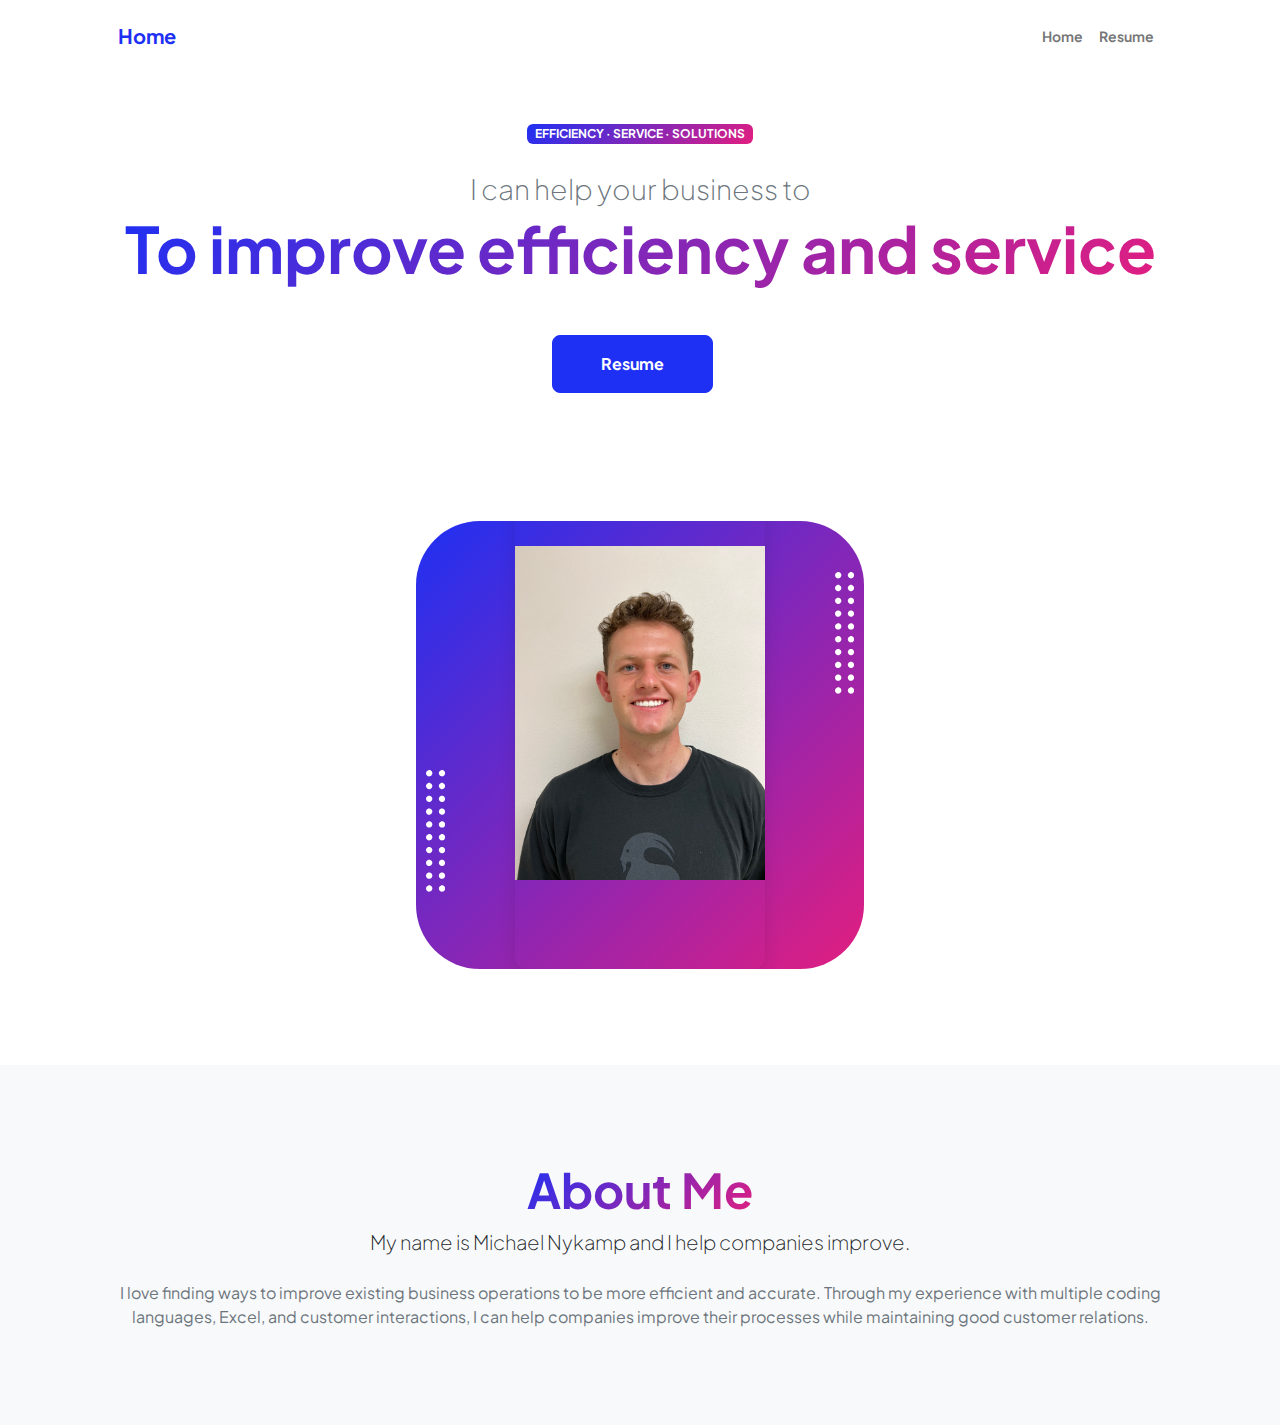
<file: index.html>
<!DOCTYPE html>
<html lang="en">

<head>
    <meta charset="utf-8" />
    <meta name="viewport" content="width=device-width, initial-scale=1, shrink-to-fit=no" />
    <meta name="description" content="" />
    <meta name="author" content="" />
    <title>Home - About Me</title>
    <!-- Favicon-->
    <link rel="icon" type="image/x-icon" href="assets/favicon.ico" />
    <!-- Custom Google font-->
    <link rel="preconnect" href="https://fonts.googleapis.com" />
    <link rel="preconnect" href="https://fonts.gstatic.com" crossorigin />
    <link href="https://fonts.googleapis.com/css2?family=Plus+Jakarta+Sans:wght@100;200;300;400;500;600;700;800;900&amp;display=swap" rel="stylesheet" />
    <!-- Bootstrap icons-->
    <link href="https://cdn.jsdelivr.net/npm/bootstrap-icons@1.8.1/font/bootstrap-icons.css" rel="stylesheet" />
    <!-- Core theme CSS (includes Bootstrap)-->
    <link href="css/styles.css" rel="stylesheet" />
</head>

<body class="d-flex flex-column h-100">
    <main class="flex-shrink-0">
        <!-- Navigation-->
        <nav class="navbar navbar-expand-lg navbar-light bg-white py-3">
            <div class="container px-5">
                <a class="navbar-brand" href="index.html"><span class="fw-bolder text-primary">Home</span></a>
                <button class="navbar-toggler" type="button" data-bs-toggle="collapse" data-bs-target="#navbarSupportedContent" aria-controls="navbarSupportedContent" aria-expanded="false" aria-label="Toggle navigation"><span class="navbar-toggler-icon"></span></button>
                <div class="collapse navbar-collapse" id="navbarSupportedContent">
                    <ul class="navbar-nav ms-auto mb-2 mb-lg-0 small fw-bolder">
                        <li class="nav-item"><a class="nav-link" href="index.html">Home</a></li>
                        <li class="nav-item"><a class="nav-link" href="resume.html">Resume</a></li>
                        <!--<li class="nav-item"><a class="nav-link" href="projects.html">Projects</a></li>-->
                        <!-- <li class="nav-item"><a class="nav-link" href="contact.html">Contact</a></li> -->
                    </ul>
                </div>
            </div>
        </nav>
        <!-- Header-->
        <header class="py-5">
            <div class="container px-5 pb-5">
                <div class="row gx-5 align-items-center">
                    <div class="col-xxl-5">
                        <!-- Header text content-->
                        <div class="text-center text-xxl-start">
                            <div class="badge bg-gradient-primary-to-secondary text-white mb-4">
                                <div class="text-uppercase">Efficiency &middot; Service &middot; Solutions</div>
                            </div>
                            <div class="fs-3 fw-light text-muted">I can help your business to</div>
                            <h1 class="display-3 fw-bolder mb-5"><span class="text-gradient d-inline">To improve efficiency and service</span></h1>
                            <div class="d-grid gap-3 d-sm-flex justify-content-sm-center justify-content-xxl-start mb-3">
                                <a class="btn btn-primary btn-lg px-5 py-3 me-sm-3 fs-6 fw-bolder" href="resume.html">Resume</a>
                                <!--<a class="btn btn-outline-dark btn-lg px-5 py-3 fs-6 fw-bolder" href="projects.html">Projects</a>-->
                            </div>
                        </div>
                    </div>
                    <div class="col-xxl-7">
                        <!-- Header profile picture-->
                        <div class="d-flex justify-content-center mt-5 mt-xxl-0 overflow-hidden">
                            <div class="profile bg-gradient-primary-to-secondary overflow-hidden">
                                <!-- TIP: For best results, use a photo with a transparent background like the demo example below-->
                                <!-- Watch a tutorial on how to do this on YouTube (link)-->
                                <img class="profile-img" src="assets/I card photo.JPG" alt="..." />
                                <div class="dots-1">
                                    <!-- SVG Dots-->
                                    <svg version="1.1" xmlns="http://www.w3.org/2000/svg" xmlns:xlink="http://www.w3.org/1999/xlink" x="0px" y="0px" viewBox="0 0 191.6 1215.4" style="enable-background: new 0 0 191.6 1215.4" xml:space="preserve">
                                            <g transform="translate(0.000000,1280.000000) scale(0.100000,-0.100000)">
                                                <path d="M227.7,12788.6c-105-35-200-141-222-248c-43-206,163-412,369-369c155,32,275,190,260,339c-11,105-90,213-190,262        C383.7,12801.6,289.7,12808.6,227.7,12788.6z"></path>
                                                <path d="M1507.7,12788.6c-151-50-253-216-222-362c25-119,136-230,254-255c194-41,395,142,375,339c-11,105-90,213-190,262        C1663.7,12801.6,1569.7,12808.6,1507.7,12788.6z"></path>
                                                <path d="M227.7,11508.6c-105-35-200-141-222-248c-43-206,163-412,369-369c155,32,275,190,260,339c-11,105-90,213-190,262        C383.7,11521.6,289.7,11528.6,227.7,11508.6z"></path>
                                                <path d="M1507.7,11508.6c-151-50-253-216-222-362c25-119,136-230,254-255c194-41,395,142,375,339c-11,105-90,213-190,262        C1663.7,11521.6,1569.7,11528.6,1507.7,11508.6z"></path>
                                                <path d="M227.7,10228.6c-105-35-200-141-222-248c-43-206,163-412,369-369c155,32,275,190,260,339c-11,105-90,213-190,262        C383.7,10241.6,289.7,10248.6,227.7,10228.6z"></path>
                                                <path d="M1507.7,10228.6c-105-35-200-141-222-248c-43-206,163-412,369-369c155,32,275,190,260,339c-11,105-90,213-190,262        C1663.7,10241.6,1569.7,10248.6,1507.7,10228.6z"></path>
                                                <path d="M227.7,8948.6c-105-35-200-141-222-248c-43-206,163-412,369-369c155,32,275,190,260,339c-11,105-90,213-190,262        C383.7,8961.6,289.7,8968.6,227.7,8948.6z"></path>
                                                <path d="M1507.7,8948.6c-105-35-200-141-222-248c-43-206,163-412,369-369c155,32,275,190,260,339c-11,105-90,213-190,262        C1663.7,8961.6,1569.7,8968.6,1507.7,8948.6z"></path>
                                                <path d="M227.7,7668.6c-105-35-200-141-222-248c-43-206,163-412,369-369c155,32,275,190,260,339c-11,105-90,213-190,262        C383.7,7681.6,289.7,7688.6,227.7,7668.6z"></path>
                                                <path d="M1507.7,7668.6c-105-35-200-141-222-248c-43-206,163-412,369-369c155,32,275,190,260,339c-11,105-90,213-190,262        C1663.7,7681.6,1569.7,7688.6,1507.7,7668.6z"></path>
                                                <path d="M227.7,6388.6c-105-35-200-141-222-248c-43-206,163-412,369-369c155,32,275,190,260,339c-11,105-90,213-190,262        C383.7,6401.6,289.7,6408.6,227.7,6388.6z"></path>
                                                <path d="M1507.7,6388.6c-105-35-200-141-222-248c-43-206,163-412,369-369c155,32,275,190,260,339c-11,105-90,213-190,262        C1663.7,6401.6,1569.7,6408.6,1507.7,6388.6z"></path>
                                                <path d="M227.7,5108.6c-105-35-200-141-222-248c-43-206,163-412,369-369c155,32,275,190,260,339c-11,105-90,213-190,262        C383.7,5121.6,289.7,5128.6,227.7,5108.6z"></path>
                                                <path d="M1507.7,5108.6c-105-35-200-141-222-248c-43-206,163-412,369-369c155,32,275,190,260,339c-11,105-90,213-190,262        C1663.7,5121.6,1569.7,5128.6,1507.7,5108.6z"></path>
                                                <path d="M227.7,3828.6c-105-35-200-141-222-248c-43-206,163-412,369-369c155,32,275,190,260,339c-11,105-90,213-190,262        C383.7,3841.6,289.7,3848.6,227.7,3828.6z"></path>
                                                <path d="M1507.7,3828.6c-105-35-200-141-222-248c-43-206,163-412,369-369c155,32,275,190,260,339c-11,105-90,213-190,262        C1663.7,3841.6,1569.7,3848.6,1507.7,3828.6z"></path>
                                                <path d="M227.7,2548.6c-105-35-200-141-222-248c-43-206,163-412,369-369c155,32,275,190,260,339c-11,105-90,213-190,262        C383.7,2561.6,289.7,2568.6,227.7,2548.6z"></path>
                                                <path d="M1507.7,2548.6c-105-35-200-141-222-248c-43-206,163-412,369-369c155,32,275,190,260,339c-11,105-90,213-190,262        C1663.7,2561.6,1569.7,2568.6,1507.7,2548.6z"></path>
                                                <path d="M227.7,1268.6c-105-35-200-141-222-248c-43-206,163-412,369-369c155,32,275,190,260,339c-11,105-90,213-190,262        C383.7,1281.6,289.7,1288.6,227.7,1268.6z"></path>
                                                <path d="M1507.7,1268.6c-105-35-200-141-222-248c-43-206,163-412,369-369c155,32,275,190,260,339c-11,105-90,213-190,262        C1663.7,1281.6,1569.7,1288.6,1507.7,1268.6z"></path>
                                            </g>
                                        </svg>
                                    <!-- END of SVG dots-->
                                </div>
                                <div class="dots-2">
                                    <!-- SVG Dots-->
                                    <svg version="1.1" xmlns="http://www.w3.org/2000/svg" xmlns:xlink="http://www.w3.org/1999/xlink" x="0px" y="0px" viewBox="0 0 191.6 1215.4" style="enable-background: new 0 0 191.6 1215.4" xml:space="preserve">
                                            <g transform="translate(0.000000,1280.000000) scale(0.100000,-0.100000)">
                                                <path d="M227.7,12788.6c-105-35-200-141-222-248c-43-206,163-412,369-369c155,32,275,190,260,339c-11,105-90,213-190,262        C383.7,12801.6,289.7,12808.6,227.7,12788.6z"></path>
                                                <path d="M1507.7,12788.6c-151-50-253-216-222-362c25-119,136-230,254-255c194-41,395,142,375,339c-11,105-90,213-190,262        C1663.7,12801.6,1569.7,12808.6,1507.7,12788.6z"></path>
                                                <path d="M227.7,11508.6c-105-35-200-141-222-248c-43-206,163-412,369-369c155,32,275,190,260,339c-11,105-90,213-190,262        C383.7,11521.6,289.7,11528.6,227.7,11508.6z"></path>
                                                <path d="M1507.7,11508.6c-151-50-253-216-222-362c25-119,136-230,254-255c194-41,395,142,375,339c-11,105-90,213-190,262        C1663.7,11521.6,1569.7,11528.6,1507.7,11508.6z"></path>
                                                <path d="M227.7,10228.6c-105-35-200-141-222-248c-43-206,163-412,369-369c155,32,275,190,260,339c-11,105-90,213-190,262        C383.7,10241.6,289.7,10248.6,227.7,10228.6z"></path>
                                                <path d="M1507.7,10228.6c-105-35-200-141-222-248c-43-206,163-412,369-369c155,32,275,190,260,339c-11,105-90,213-190,262        C1663.7,10241.6,1569.7,10248.6,1507.7,10228.6z"></path>
                                                <path d="M227.7,8948.6c-105-35-200-141-222-248c-43-206,163-412,369-369c155,32,275,190,260,339c-11,105-90,213-190,262        C383.7,8961.6,289.7,8968.6,227.7,8948.6z"></path>
                                                <path d="M1507.7,8948.6c-105-35-200-141-222-248c-43-206,163-412,369-369c155,32,275,190,260,339c-11,105-90,213-190,262        C1663.7,8961.6,1569.7,8968.6,1507.7,8948.6z"></path>
                                                <path d="M227.7,7668.6c-105-35-200-141-222-248c-43-206,163-412,369-369c155,32,275,190,260,339c-11,105-90,213-190,262        C383.7,7681.6,289.7,7688.6,227.7,7668.6z"></path>
                                                <path d="M1507.7,7668.6c-105-35-200-141-222-248c-43-206,163-412,369-369c155,32,275,190,260,339c-11,105-90,213-190,262        C1663.7,7681.6,1569.7,7688.6,1507.7,7668.6z"></path>
                                                <path d="M227.7,6388.6c-105-35-200-141-222-248c-43-206,163-412,369-369c155,32,275,190,260,339c-11,105-90,213-190,262        C383.7,6401.6,289.7,6408.6,227.7,6388.6z"></path>
                                                <path d="M1507.7,6388.6c-105-35-200-141-222-248c-43-206,163-412,369-369c155,32,275,190,260,339c-11,105-90,213-190,262        C1663.7,6401.6,1569.7,6408.6,1507.7,6388.6z"></path>
                                                <path d="M227.7,5108.6c-105-35-200-141-222-248c-43-206,163-412,369-369c155,32,275,190,260,339c-11,105-90,213-190,262        C383.7,5121.6,289.7,5128.6,227.7,5108.6z"></path>
                                                <path d="M1507.7,5108.6c-105-35-200-141-222-248c-43-206,163-412,369-369c155,32,275,190,260,339c-11,105-90,213-190,262        C1663.7,5121.6,1569.7,5128.6,1507.7,5108.6z"></path>
                                                <path d="M227.7,3828.6c-105-35-200-141-222-248c-43-206,163-412,369-369c155,32,275,190,260,339c-11,105-90,213-190,262        C383.7,3841.6,289.7,3848.6,227.7,3828.6z"></path>
                                                <path d="M1507.7,3828.6c-105-35-200-141-222-248c-43-206,163-412,369-369c155,32,275,190,260,339c-11,105-90,213-190,262        C1663.7,3841.6,1569.7,3848.6,1507.7,3828.6z"></path>
                                                <path d="M227.7,2548.6c-105-35-200-141-222-248c-43-206,163-412,369-369c155,32,275,190,260,339c-11,105-90,213-190,262        C383.7,2561.6,289.7,2568.6,227.7,2548.6z"></path>
                                                <path d="M1507.7,2548.6c-105-35-200-141-222-248c-43-206,163-412,369-369c155,32,275,190,260,339c-11,105-90,213-190,262        C1663.7,2561.6,1569.7,2568.6,1507.7,2548.6z"></path>
                                                <path d="M227.7,1268.6c-105-35-200-141-222-248c-43-206,163-412,369-369c155,32,275,190,260,339c-11,105-90,213-190,262        C383.7,1281.6,289.7,1288.6,227.7,1268.6z"></path>
                                                <path d="M1507.7,1268.6c-105-35-200-141-222-248c-43-206,163-412,369-369c155,32,275,190,260,339c-11,105-90,213-190,262        C1663.7,1281.6,1569.7,1288.6,1507.7,1268.6z"></path>
                                            </g>
                                        </svg>
                                    <!-- END of SVG dots-->
                                </div>
                                <div class="dots-3">
                                    <!-- SVG Dots-->
                                    <svg version="1.1" xmlns="http://www.w3.org/2000/svg" xmlns:xlink="http://www.w3.org/1999/xlink" x="0px" y="0px" viewBox="0 0 191.6 1215.4" style="enable-background: new 0 0 191.6 1215.4" xml:space="preserve">
                                            <g transform="translate(0.000000,1280.000000) scale(0.100000,-0.100000)">
                                                <path d="M227.7,12788.6c-105-35-200-141-222-248c-43-206,163-412,369-369c155,32,275,190,260,339c-11,105-90,213-190,262        C383.7,12801.6,289.7,12808.6,227.7,12788.6z"></path>
                                                <path d="M1507.7,12788.6c-151-50-253-216-222-362c25-119,136-230,254-255c194-41,395,142,375,339c-11,105-90,213-190,262        C1663.7,12801.6,1569.7,12808.6,1507.7,12788.6z"></path>
                                                <path d="M227.7,11508.6c-105-35-200-141-222-248c-43-206,163-412,369-369c155,32,275,190,260,339c-11,105-90,213-190,262        C383.7,11521.6,289.7,11528.6,227.7,11508.6z"></path>
                                                <path d="M1507.7,11508.6c-151-50-253-216-222-362c25-119,136-230,254-255c194-41,395,142,375,339c-11,105-90,213-190,262        C1663.7,11521.6,1569.7,11528.6,1507.7,11508.6z"></path>
                                                <path d="M227.7,10228.6c-105-35-200-141-222-248c-43-206,163-412,369-369c155,32,275,190,260,339c-11,105-90,213-190,262        C383.7,10241.6,289.7,10248.6,227.7,10228.6z"></path>
                                                <path d="M1507.7,10228.6c-105-35-200-141-222-248c-43-206,163-412,369-369c155,32,275,190,260,339c-11,105-90,213-190,262        C1663.7,10241.6,1569.7,10248.6,1507.7,10228.6z"></path>
                                                <path d="M227.7,8948.6c-105-35-200-141-222-248c-43-206,163-412,369-369c155,32,275,190,260,339c-11,105-90,213-190,262        C383.7,8961.6,289.7,8968.6,227.7,8948.6z"></path>
                                                <path d="M1507.7,8948.6c-105-35-200-141-222-248c-43-206,163-412,369-369c155,32,275,190,260,339c-11,105-90,213-190,262        C1663.7,8961.6,1569.7,8968.6,1507.7,8948.6z"></path>
                                                <path d="M227.7,7668.6c-105-35-200-141-222-248c-43-206,163-412,369-369c155,32,275,190,260,339c-11,105-90,213-190,262        C383.7,7681.6,289.7,7688.6,227.7,7668.6z"></path>
                                                <path d="M1507.7,7668.6c-105-35-200-141-222-248c-43-206,163-412,369-369c155,32,275,190,260,339c-11,105-90,213-190,262        C1663.7,7681.6,1569.7,7688.6,1507.7,7668.6z"></path>
                                                <path d="M227.7,6388.6c-105-35-200-141-222-248c-43-206,163-412,369-369c155,32,275,190,260,339c-11,105-90,213-190,262        C383.7,6401.6,289.7,6408.6,227.7,6388.6z"></path>
                                                <path d="M1507.7,6388.6c-105-35-200-141-222-248c-43-206,163-412,369-369c155,32,275,190,260,339c-11,105-90,213-190,262        C1663.7,6401.6,1569.7,6408.6,1507.7,6388.6z"></path>
                                                <path d="M227.7,5108.6c-105-35-200-141-222-248c-43-206,163-412,369-369c155,32,275,190,260,339c-11,105-90,213-190,262        C383.7,5121.6,289.7,5128.6,227.7,5108.6z"></path>
                                                <path d="M1507.7,5108.6c-105-35-200-141-222-248c-43-206,163-412,369-369c155,32,275,190,260,339c-11,105-90,213-190,262        C1663.7,5121.6,1569.7,5128.6,1507.7,5108.6z"></path>
                                                <path d="M227.7,3828.6c-105-35-200-141-222-248c-43-206,163-412,369-369c155,32,275,190,260,339c-11,105-90,213-190,262        C383.7,3841.6,289.7,3848.6,227.7,3828.6z"></path>
                                                <path d="M1507.7,3828.6c-105-35-200-141-222-248c-43-206,163-412,369-369c155,32,275,190,260,339c-11,105-90,213-190,262        C1663.7,3841.6,1569.7,3848.6,1507.7,3828.6z"></path>
                                                <path d="M227.7,2548.6c-105-35-200-141-222-248c-43-206,163-412,369-369c155,32,275,190,260,339c-11,105-90,213-190,262        C383.7,2561.6,289.7,2568.6,227.7,2548.6z"></path>
                                                <path d="M1507.7,2548.6c-105-35-200-141-222-248c-43-206,163-412,369-369c155,32,275,190,260,339c-11,105-90,213-190,262        C1663.7,2561.6,1569.7,2568.6,1507.7,2548.6z"></path>
                                                <path d="M227.7,1268.6c-105-35-200-141-222-248c-43-206,163-412,369-369c155,32,275,190,260,339c-11,105-90,213-190,262        C383.7,1281.6,289.7,1288.6,227.7,1268.6z"></path>
                                                <path d="M1507.7,1268.6c-105-35-200-141-222-248c-43-206,163-412,369-369c155,32,275,190,260,339c-11,105-90,213-190,262        C1663.7,1281.6,1569.7,1288.6,1507.7,1268.6z"></path>
                                            </g>
                                        </svg>
                                    <!-- END of SVG dots-->
                                </div>
                                <div class="dots-4">
                                    <!-- SVG Dots-->
                                    <svg version="1.1" xmlns="http://www.w3.org/2000/svg" xmlns:xlink="http://www.w3.org/1999/xlink" x="0px" y="0px" viewBox="0 0 191.6 1215.4" style="enable-background: new 0 0 191.6 1215.4" xml:space="preserve">
                                            <g transform="translate(0.000000,1280.000000) scale(0.100000,-0.100000)">
                                                <path d="M227.7,12788.6c-105-35-200-141-222-248c-43-206,163-412,369-369c155,32,275,190,260,339c-11,105-90,213-190,262        C383.7,12801.6,289.7,12808.6,227.7,12788.6z"></path>
                                                <path d="M1507.7,12788.6c-151-50-253-216-222-362c25-119,136-230,254-255c194-41,395,142,375,339c-11,105-90,213-190,262        C1663.7,12801.6,1569.7,12808.6,1507.7,12788.6z"></path>
                                                <path d="M227.7,11508.6c-105-35-200-141-222-248c-43-206,163-412,369-369c155,32,275,190,260,339c-11,105-90,213-190,262        C383.7,11521.6,289.7,11528.6,227.7,11508.6z"></path>
                                                <path d="M1507.7,11508.6c-151-50-253-216-222-362c25-119,136-230,254-255c194-41,395,142,375,339c-11,105-90,213-190,262        C1663.7,11521.6,1569.7,11528.6,1507.7,11508.6z"></path>
                                                <path d="M227.7,10228.6c-105-35-200-141-222-248c-43-206,163-412,369-369c155,32,275,190,260,339c-11,105-90,213-190,262        C383.7,10241.6,289.7,10248.6,227.7,10228.6z"></path>
                                                <path d="M1507.7,10228.6c-105-35-200-141-222-248c-43-206,163-412,369-369c155,32,275,190,260,339c-11,105-90,213-190,262        C1663.7,10241.6,1569.7,10248.6,1507.7,10228.6z"></path>
                                                <path d="M227.7,8948.6c-105-35-200-141-222-248c-43-206,163-412,369-369c155,32,275,190,260,339c-11,105-90,213-190,262        C383.7,8961.6,289.7,8968.6,227.7,8948.6z"></path>
                                                <path d="M1507.7,8948.6c-105-35-200-141-222-248c-43-206,163-412,369-369c155,32,275,190,260,339c-11,105-90,213-190,262        C1663.7,8961.6,1569.7,8968.6,1507.7,8948.6z"></path>
                                                <path d="M227.7,7668.6c-105-35-200-141-222-248c-43-206,163-412,369-369c155,32,275,190,260,339c-11,105-90,213-190,262        C383.7,7681.6,289.7,7688.6,227.7,7668.6z"></path>
                                                <path d="M1507.7,7668.6c-105-35-200-141-222-248c-43-206,163-412,369-369c155,32,275,190,260,339c-11,105-90,213-190,262        C1663.7,7681.6,1569.7,7688.6,1507.7,7668.6z"></path>
                                                <path d="M227.7,6388.6c-105-35-200-141-222-248c-43-206,163-412,369-369c155,32,275,190,260,339c-11,105-90,213-190,262        C383.7,6401.6,289.7,6408.6,227.7,6388.6z"></path>
                                                <path d="M1507.7,6388.6c-105-35-200-141-222-248c-43-206,163-412,369-369c155,32,275,190,260,339c-11,105-90,213-190,262        C1663.7,6401.6,1569.7,6408.6,1507.7,6388.6z"></path>
                                                <path d="M227.7,5108.6c-105-35-200-141-222-248c-43-206,163-412,369-369c155,32,275,190,260,339c-11,105-90,213-190,262        C383.7,5121.6,289.7,5128.6,227.7,5108.6z"></path>
                                                <path d="M1507.7,5108.6c-105-35-200-141-222-248c-43-206,163-412,369-369c155,32,275,190,260,339c-11,105-90,213-190,262        C1663.7,5121.6,1569.7,5128.6,1507.7,5108.6z"></path>
                                                <path d="M227.7,3828.6c-105-35-200-141-222-248c-43-206,163-412,369-369c155,32,275,190,260,339c-11,105-90,213-190,262        C383.7,3841.6,289.7,3848.6,227.7,3828.6z"></path>
                                                <path d="M1507.7,3828.6c-105-35-200-141-222-248c-43-206,163-412,369-369c155,32,275,190,260,339c-11,105-90,213-190,262        C1663.7,3841.6,1569.7,3848.6,1507.7,3828.6z"></path>
                                                <path d="M227.7,2548.6c-105-35-200-141-222-248c-43-206,163-412,369-369c155,32,275,190,260,339c-11,105-90,213-190,262        C383.7,2561.6,289.7,2568.6,227.7,2548.6z"></path>
                                                <path d="M1507.7,2548.6c-105-35-200-141-222-248c-43-206,163-412,369-369c155,32,275,190,260,339c-11,105-90,213-190,262        C1663.7,2561.6,1569.7,2568.6,1507.7,2548.6z"></path>
                                                <path d="M227.7,1268.6c-105-35-200-141-222-248c-43-206,163-412,369-369c155,32,275,190,260,339c-11,105-90,213-190,262        C383.7,1281.6,289.7,1288.6,227.7,1268.6z"></path>
                                                <path d="M1507.7,1268.6c-105-35-200-141-222-248c-43-206,163-412,369-369c155,32,275,190,260,339c-11,105-90,213-190,262        C1663.7,1281.6,1569.7,1288.6,1507.7,1268.6z"></path>
                                            </g>
                                        </svg>
                                    <!-- END of SVG dots-->
                                </div>
                            </div>
                        </div>
                    </div>
                </div>
            </div>
        </header>
        <!-- About Section-->
        <section class="bg-light py-5">
            <div class="container px-5">
                <div class="row gx-5 justify-content-center">
                    <div class="col-xxl-8">
                        <div class="text-center my-5">
                            <h2 class="display-5 fw-bolder"><span class="text-gradient d-inline">About Me</span></h2>
                            <p class="lead fw-light mb-4">My name is Michael Nykamp and I help companies improve.</p>
                            <p class="text-muted">I love finding ways to improve existing business operations to be more efficient and accurate. Through my experience with multiple coding languages, Excel, and customer interactions, I can help companies improve their processes
                                while maintaining good customer relations.</p>
                            <!-- <div class="d-flex justify-content-center fs-2 gap-4"> -->
                            <!--   <a class="text-gradient" href="#!"><i class="bi bi-twitter"></i></a>
                                <a class="text-gradient" href="#!"><i class="bi bi-linkedin"></i></a>
                                <a class="text-gradient" href="#!"><i class="bi bi-github"></i></a>
                            </div>
                        </div>
                    </div>
                </div>
            </div>
        </section>
    </main>
    Footer-->
                            <!-- <footer class="bg-white py-4 mt-auto">
                                <div class="container px-5">
                                    <div class="row align-items-center justify-content-between flex-column flex-sm-row">
                                        <div class="col-auto">
                                            <div class="small m-0"></div>
                                        </div> -->
                            <!--
                <div class="col-auto">
                    <a class="small" href="#!">Privacy</a>
                    <span class="mx-1">&middot;</span>
                    <a class="small" href="#!">Terms</a>
                    <span class="mx-1">&middot;</span>
                    <a class="small" href="#!">Contact</a>
                </div>
                -->
                        </div>
                    </div>
                    </footer>
                    <!-- Bootstrap core JS-->
                    <script src="https://cdn.jsdelivr.net/npm/bootstrap@5.2.3/dist/js/bootstrap.bundle.min.js"></script>
                    <!-- Core theme JS-->
                    <script src="js/scripts.js"></script>
</body>

</html>
</file>
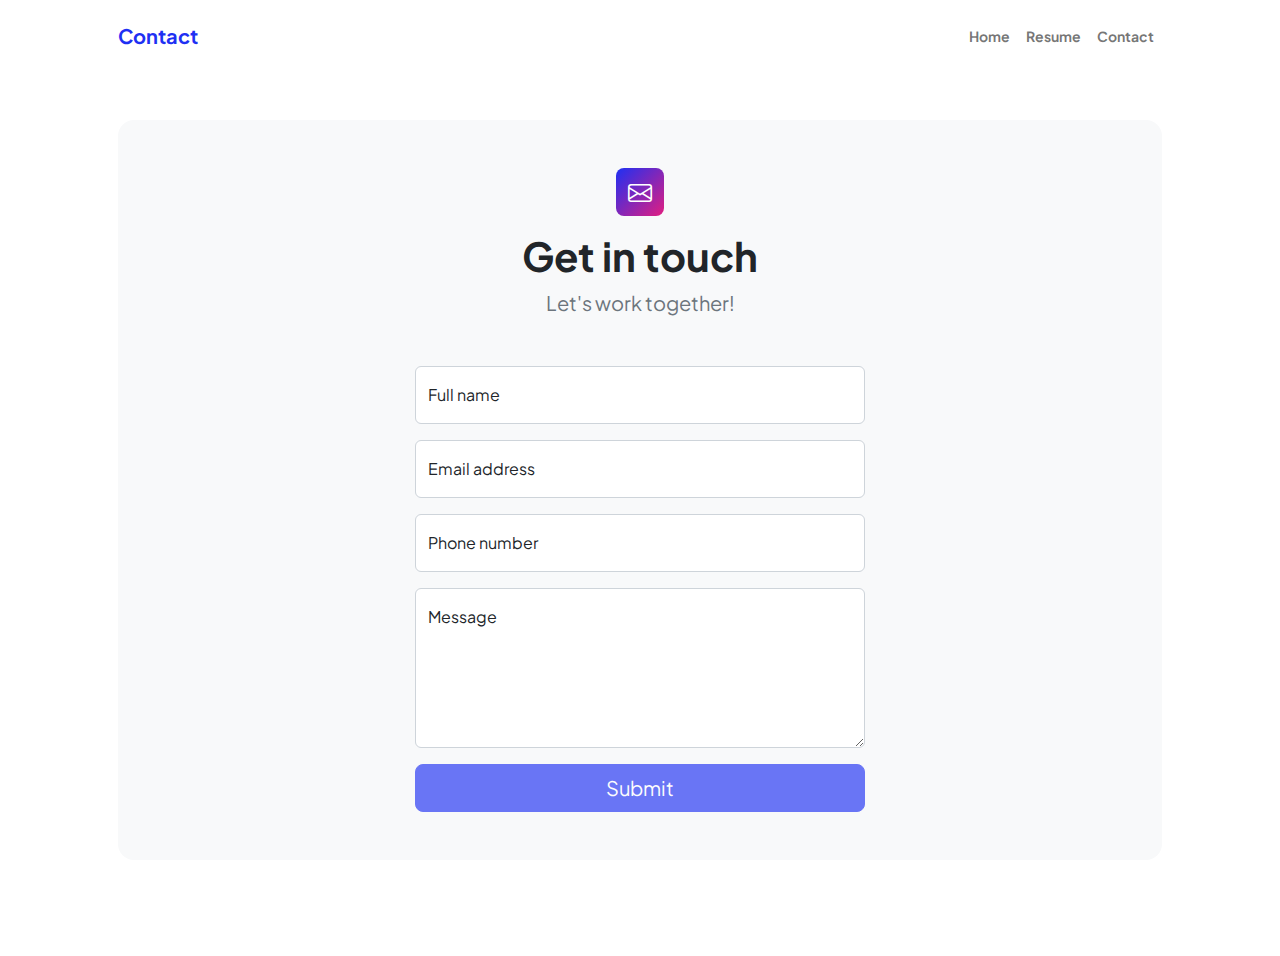
<file: contact.html>
<!DOCTYPE html>
<html lang="en">

<head>
    <meta charset="utf-8" />
    <meta name="viewport" content="width=device-width, initial-scale=1, shrink-to-fit=no" />
    <meta name="description" content />
    <meta name="author" content />
    <title>Contact</title>
    <!-- Favicon-->
    <link rel="icon" type="image/x-icon" href="assets/favicon.ico" />
    <!-- Custom Google font-->
    <link rel="preconnect" href="https://fonts.googleapis.com" />
    <link rel="preconnect" href="https://fonts.gstatic.com" crossorigin />
    <link href="https://fonts.googleapis.com/css2?family=Plus+Jakarta+Sans:wght@100;200;300;400;500;600;700;800;900&amp;display=swap" rel="stylesheet" />
    <!-- Bootstrap icons-->
    <link href="https://cdn.jsdelivr.net/npm/bootstrap-icons@1.8.1/font/bootstrap-icons.css" rel="stylesheet" />
    <!-- Core theme CSS (includes Bootstrap)-->
    <link href="css/styles.css" rel="stylesheet" />
</head>

<body class="d-flex flex-column">
    <main class="flex-shrink-0">
        <!-- Navigation-->
        <nav class="navbar navbar-expand-lg navbar-light bg-white py-3">
            <div class="container px-5">
                <a class="navbar-brand" href="index.html"><span class="fw-bolder text-primary">Contact</span></a>
                <button class="navbar-toggler" type="button" data-bs-toggle="collapse" data-bs-target="#navbarSupportedContent" aria-controls="navbarSupportedContent" aria-expanded="false" aria-label="Toggle navigation"><span class="navbar-toggler-icon"></span></button>
                <div class="collapse navbar-collapse" id="navbarSupportedContent">
                    <ul class="navbar-nav ms-auto mb-2 mb-lg-0 small fw-bolder">
                        <li class="nav-item"><a class="nav-link" href="index.html">Home</a></li>
                        <li class="nav-item"><a class="nav-link" href="resume.html">Resume</a></li>
                        <!--<li class="nav-item"><a class="nav-link" href="projects.html">Projects</a></li>-->
                        <li class="nav-item"><a class="nav-link" href="contact.html">Contact</a></li>
                    </ul>
                </div>
            </div>
        </nav>
        <!-- Page content-->
        <section class="py-5">
            <div class="container px-5">
                <!-- Contact form-->
                <div class="bg-light rounded-4 py-5 px-4 px-md-5">
                    <div class="text-center mb-5">
                        <div class="feature bg-primary bg-gradient-primary-to-secondary text-white rounded-3 mb-3"><i class="bi bi-envelope"></i></div>
                        <h1 class="fw-bolder">Get in touch</h1>
                        <p class="lead fw-normal text-muted mb-0">Let's work together!</p>
                    </div>
                    <div class="row gx-5 justify-content-center">
                        <div class="col-lg-8 col-xl-6">
                            <!-- * * * * * * * * * * * * * * *-->
                            <!-- * * SB Forms Contact Form * *-->
                            <!-- * * * * * * * * * * * * * * *-->
                            <!-- This form is pre-integrated with SB Forms.-->
                            <!-- To make this form functional, sign up at-->
                            <!-- https://startbootstrap.com/solution/contact-forms-->
                            <!-- to get an API token!-->
                            <form id="contactForm" data-sb-form-api-token="API_TOKEN">
                                <!-- Name input-->
                                <div class="form-floating mb-3">
                                    <input class="form-control" id="name" type="text" placeholder="Enter your name..." data-sb-validations="required" />
                                    <label for="name">Full name</label>
                                    <div class="invalid-feedback" data-sb-feedback="name:required">A name is required.</div>
                                </div>
                                <!-- Email address input-->
                                <div class="form-floating mb-3">
                                    <input class="form-control" id="email" type="email" placeholder="name@example.com" data-sb-validations="required,email" />
                                    <label for="email">Email address</label>
                                    <div class="invalid-feedback" data-sb-feedback="email:required">An email is required.</div>
                                    <div class="invalid-feedback" data-sb-feedback="email:email">Email is not valid.</div>
                                </div>
                                <!-- Phone number input-->
                                <div class="form-floating mb-3">
                                    <input class="form-control" id="phone" type="tel" placeholder="(123) 456-7890" data-sb-validations="required" />
                                    <label for="phone">Phone number</label>
                                    <div class="invalid-feedback" data-sb-feedback="phone:required">A phone number is required.</div>
                                </div>
                                <!-- Message input-->
                                <div class="form-floating mb-3">
                                    <textarea class="form-control" id="message" type="text" placeholder="Enter your message here..." style="height: 10rem" data-sb-validations="required"></textarea>
                                    <label for="message">Message</label>
                                    <div class="invalid-feedback" data-sb-feedback="message:required">A message is required.</div>
                                </div>
                                <!-- Submit success message-->
                                <!---->
                                <!-- This is what your users will see when the form-->
                                <!-- has successfully submitted-->
                                <div class="d-none" id="submitSuccessMessage">
                                    <div class="text-center mb-3">
                                        <div class="fw-bolder">Form submission successful!</div>
                                        To activate this form, sign up at
                                        <br />
                                        <a href="https://startbootstrap.com/solution/contact-forms">https://startbootstrap.com/solution/contact-forms</a>
                                    </div>
                                </div>
                                <!-- Submit error message-->
                                <!---->
                                <!-- This is what your users will see when there is-->
                                <!-- an error submitting the form-->
                                <div class="d-none" id="submitErrorMessage">
                                    <div class="text-center text-danger mb-3">Error sending message!</div>
                                </div>
                                <!-- Submit Button-->
                                <div class="d-grid"><button class="btn btn-primary btn-lg disabled" id="submitButton" type="submit">Submit</button></div>
                            </form>
                        </div>
                    </div>
                </div>
            </div>
        </section>
    </main>
    <!-- Footer-->
    <footer class="bg-white py-4 mt-auto">
        <div class="container px-5">
            <div class="row align-items-center justify-content-between flex-column flex-sm-row">
                <div class="col-auto">
                    <!--<div class="small m-0">Copyright &copy; Your Website 2023</div>-->
                </div>
                <div class="col-auto">
                    <!-- <a class="small" href="#!">Privacy</a>
                    <span class="mx-1">&middot;</span>
                    <a class="small" href="#!">Terms</a>
                    <span class="mx-1">&middot;</span>
                    <a class="small" href="#!">Contact</a>-->
                </div>
            </div>
        </div>
    </footer>
    <!-- Bootstrap core JS-->
    <script src="https://cdn.jsdelivr.net/npm/bootstrap@5.2.3/dist/js/bootstrap.bundle.min.js"></script>
    <!-- Core theme JS-->
    <script src="js/scripts.js"></script>
    <!-- * * * * * * * * * * * * * * * * * * * * * * * * * * * * * * * * * * * * * * * *-->
    <!-- * *                               SB Forms JS                               * *-->
    <!-- * * Activate your form at https://startbootstrap.com/solution/contact-forms * *-->
    <!-- * * * * * * * * * * * * * * * * * * * * * * * * * * * * * * * * * * * * * * * *-->
    <script src="https://cdn.startbootstrap.com/sb-forms-latest.js"></script>
</body>

</html>
</file>
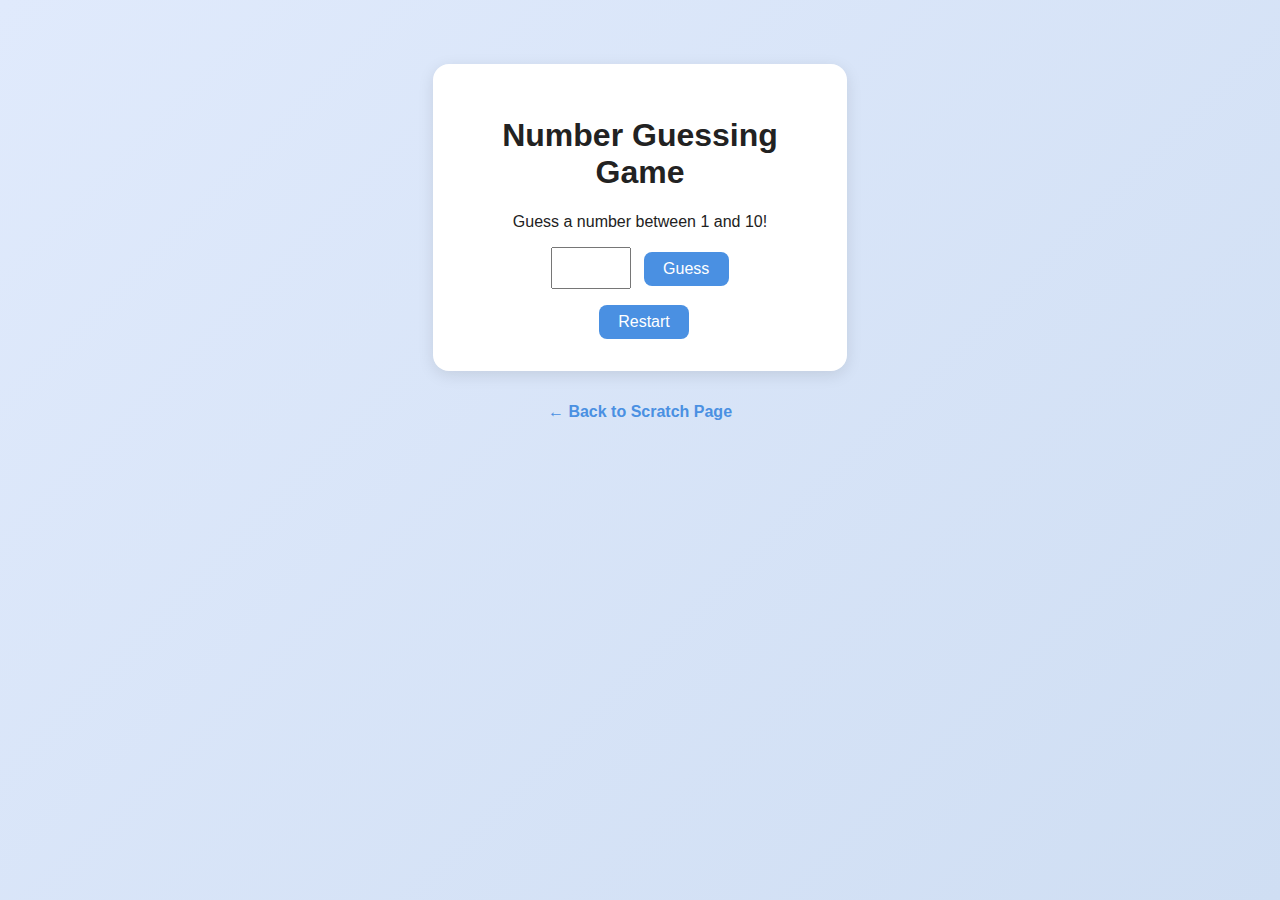
<file: number-guesser.html>
<!DOCTYPE html>
<html lang="en">

<head>
    <meta charset="UTF-8">
    <title>Number Guessing Game</title>
    <style>
        body {
            background: linear-gradient(135deg, #e0eafc 0%, #cfdef3 100%);
            font-family: 'Segoe UI', Arial, sans-serif;
            color: #222;
            display: flex;
            flex-direction: column;
            align-items: center;
            min-height: 100vh;
            margin: 0;
        }
        
        .game-container {
            background: #fff;
            border-radius: 16px;
            box-shadow: 0 4px 16px rgba(0, 0, 0, 0.10);
            padding: 2rem;
            margin-top: 4rem;
            width: 350px;
            text-align: center;
        }
        
        input[type="number"] {
            width: 60px;
            padding: 0.5rem;
            font-size: 1.2rem;
        }
        
        button {
            padding: 0.5rem 1.2rem;
            font-size: 1rem;
            border-radius: 8px;
            border: none;
            background: #4a90e2;
            color: #fff;
            cursor: pointer;
            margin-left: 8px;
        }
        
        .result {
            margin-top: 1rem;
            font-weight: bold;
        }
        
        .back-link {
            margin-top: 2rem;
            display: inline-block;
            color: #4a90e2;
            text-decoration: none;
            font-weight: bold;
        }
    </style>
</head>

<body>
    <div class="game-container">
        <h1>Number Guessing Game</h1>
        <p>Guess a number between 1 and 10!</p>
        <input type="number" id="guess" min="1" max="10">
        <button onclick="checkGuess()">Guess</button>
        <div class="result" id="result"></div>
        <button onclick="resetGame()">Restart</button>
    </div>
    <a class="back-link" href="scratch.html">&larr; Back to Scratch Page</a>
    <script>
        let secret = Math.floor(Math.random() * 10) + 1;
        let attempts = 0;

        function checkGuess() {
            const guess = Number(document.getElementById('guess').value);
            attempts++;
            let result = document.getElementById('result');
            if (guess === secret) {
                result.textContent = `🎉 Correct! You guessed it in ${attempts} tries.`;
            } else if (guess < secret) {
                result.textContent = "Too low! Try again.";
            } else if (guess > secret) {
                result.textContent = "Too high! Try again.";
            } else {
                result.textContent = "Please enter a valid number.";
            }
        }

        function resetGame() {
            secret = Math.floor(Math.random() * 10) + 1;
            attempts = 0;
            document.getElementById('result').textContent = "";
            document.getElementById('guess').value = "";
        }
    </script>
</body>

</html>
</file>
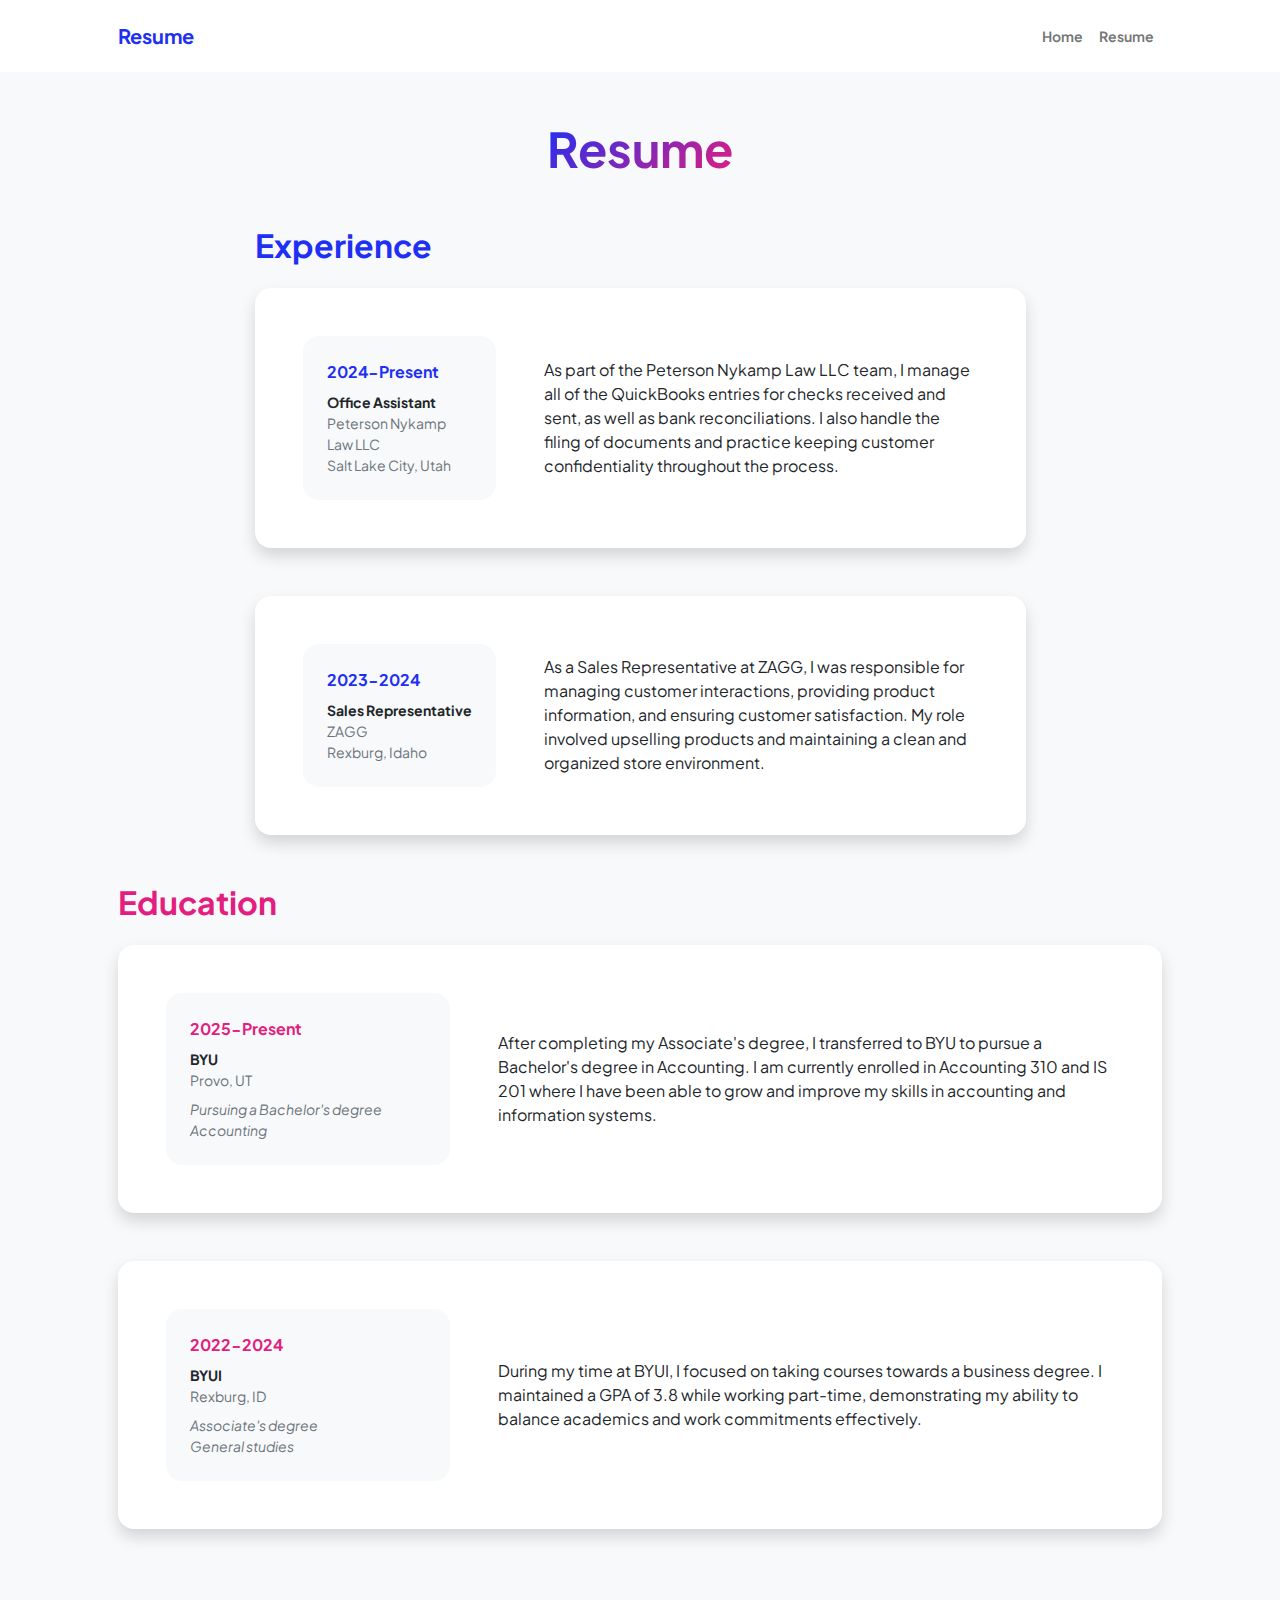
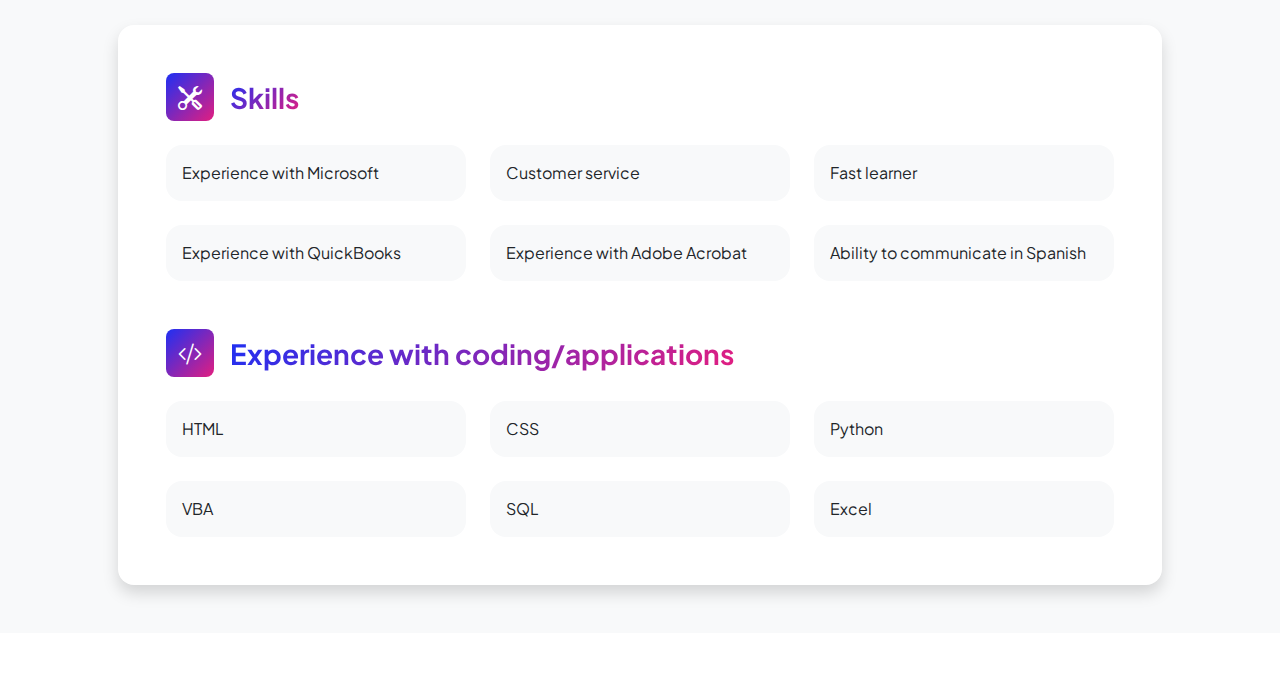
<file: resume.html>
<!DOCTYPE html>
<html lang="en">

<head>
    <meta charset="utf-8" />
    <meta name="viewport" content="width=device-width, initial-scale=1, shrink-to-fit=no" />
    <meta name="description" content="" />
    <meta name="author" content="" />
    <title>Resume</title>
    <!-- Favicon-->
    <link rel="icon" type="image/x-icon" href="assets/favicon.ico" />
    <!-- Custom Google font-->
    <link rel="preconnect" href="https://fonts.googleapis.com" />
    <link rel="preconnect" href="https://fonts.gstatic.com" crossorigin />
    <link href="https://fonts.googleapis.com/css2?family=Plus+Jakarta+Sans:wght@100;200;300;400;500;600;700;800;900&amp;display=swap" rel="stylesheet" />
    <!-- Bootstrap icons-->
    <link href="https://cdn.jsdelivr.net/npm/bootstrap-icons@1.8.1/font/bootstrap-icons.css" rel="stylesheet" />
    <!-- Core theme CSS (includes Bootstrap)-->
    <link href="css/styles.css" rel="stylesheet" />
</head>

<body class="d-flex flex-column h-100 bg-light">
    <main class="flex-shrink-0">
        <!-- Navigation-->
        <nav class="navbar navbar-expand-lg navbar-light bg-white py-3">
            <div class="container px-5">
                <a class="navbar-brand" href="index.html"><span class="fw-bolder text-primary">Resume</span></a>
                <button class="navbar-toggler" type="button" data-bs-toggle="collapse" data-bs-target="#navbarSupportedContent" aria-controls="navbarSupportedContent" aria-expanded="false" aria-label="Toggle navigation"><span class="navbar-toggler-icon"></span></button>
                <div class="collapse navbar-collapse" id="navbarSupportedContent">
                    <ul class="navbar-nav ms-auto mb-2 mb-lg-0 small fw-bolder">
                        <li class="nav-item"><a class="nav-link" href="index.html">Home</a></li>
                        <li class="nav-item"><a class="nav-link" href="resume.html">Resume</a></li>
                        <!--<li class="nav-item"><a class="nav-link" href="projects.html">Projects</a></li>-->
                        <!-- <li class="nav-item"><a class="nav-link" href="contact.html">Contact</a></li> -->
                    </ul>
                </div>
            </div>
        </nav>
        <!-- Page Content-->
        <div class="container px-5 my-5">
            <div class="text-center mb-5">
                <h1 class="display-5 fw-bolder mb-0"><span class="text-gradient d-inline">Resume</span></h1>
            </div>
            <div class="row gx-5 justify-content-center">
                <div class="col-lg-11 col-xl-9 col-xxl-8">
                    <!-- Experience Section-->
                    <section>
                        <div class="d-flex align-items-center justify-content-between mb-4">
                            <h2 class="text-primary fw-bolder mb-0">Experience</h2>
                            <!-- Download resume button-->
                            <!-- Note: Set the link href target to a PDF file within your project-->
                            <!--<a class="btn btn-primary px-4 py-3" href="#!">
                                <div class="d-inline-block bi bi-download me-2"></div>
                                Download Resume
                            </a>-->
                        </div>
                        <!-- Experience Card 1-->
                        <div class="card shadow border-0 rounded-4 mb-5">
                            <div class="card-body p-5">
                                <div class="row align-items-center gx-5">
                                    <div class="col text-center text-lg-start mb-4 mb-lg-0">
                                        <div class="bg-light p-4 rounded-4">
                                            <div class="text-primary fw-bolder mb-2">2024-Present</div>
                                            <div class="small fw-bolder">Office Assistant</div>
                                            <div class="small text-muted">Peterson Nykamp Law LLC</div>
                                            <div class="small text-muted">Salt Lake City, Utah</div>
                                        </div>
                                    </div>
                                    <div class="col-lg-8">
                                        <div>
                                            As part of the Peterson Nykamp Law LLC team, I manage all of the QuickBooks entries for checks received and sent, as well as bank reconciliations. I also handle the filing of documents and practice keeping customer confidentiality throughout the process.
                                        </div>
                                    </div>
                                </div>
                            </div>
                        </div>
                        <!-- Experience Card 2-->
                        <div class="card shadow border-0 rounded-4 mb-5">
                            <div class="card-body p-5">
                                <div class="row align-items-center gx-5">
                                    <div class="col text-center text-lg-start mb-4 mb-lg-0">
                                        <div class="bg-light p-4 rounded-4">
                                            <div class="text-primary fw-bolder mb-2">2023-2024</div>
                                            <div class="small fw-bolder">Sales Representative</div>
                                            <div class="small text-muted">ZAGG</div>
                                            <div class="small text-muted">Rexburg, Idaho</div>
                                        </div>
                                    </div>
                                    <div class="col-lg-8">
                                        <div>As a Sales Representative at ZAGG, I was responsible for managing customer interactions, providing product information, and ensuring customer satisfaction. My role involved upselling products and maintaining a clean
                                            and organized store environment.</div>
                                    </div>
                                </div>
                            </div>
                        </div>
                </div>
                </section>
                <!-- Education Section-->
                <section>
                    <h2 class="text-secondary fw-bolder mb-4">Education</h2>
                    <!-- Education Card 1-->
                    <div class="card shadow border-0 rounded-4 mb-5">
                        <div class="card-body p-5">
                            <div class="row align-items-center gx-5">
                                <div class="col text-center text-lg-start mb-4 mb-lg-0">
                                    <div class="bg-light p-4 rounded-4">
                                        <div class="text-secondary fw-bolder mb-2">2025-Present</div>
                                        <div class="mb-2">
                                            <div class="small fw-bolder">BYU</div>
                                            <div class="small text-muted">Provo, UT</div>
                                        </div>
                                        <div class="fst-italic">
                                            <div class="small text-muted">Pursuing a Bachelor's degree</div>
                                            <div class="small text-muted">Accounting</div>
                                        </div>
                                    </div>
                                </div>
                                <div class="col-lg-8">
                                    <div>After completing my Associate's degree, I transferred to BYU to pursue a Bachelor's degree in Accounting. I am currently enrolled in Accounting 310 and IS 201 where I have been able to grow and improve my skills in
                                        accounting and information systems.
                                    </div>
                                </div>
                            </div>
                        </div>
                    </div>
                    <!-- Education Card 2-->
                    <div class="card shadow border-0 rounded-4 mb-5">
                        <div class="card-body p-5">
                            <div class="row align-items-center gx-5">
                                <div class="col text-center text-lg-start mb-4 mb-lg-0">
                                    <div class="bg-light p-4 rounded-4">
                                        <div class="text-secondary fw-bolder mb-2">2022-2024</div>
                                        <div class="mb-2">
                                            <div class="small fw-bolder">BYUI</div>
                                            <div class="small text-muted">Rexburg, ID</div>
                                        </div>
                                        <div class="fst-italic">
                                            <div class="small text-muted">Associate's degree</div>
                                            <div class="small text-muted">General studies</div>
                                        </div>
                                    </div>
                                </div>
                                <div class="col-lg-8">
                                    <div>During my time at BYUI, I focused on taking courses towards a business degree. I maintained a GPA of 3.8 while working part-time, demonstrating my ability to balance academics and work commitments effectively.</div>
                                </div>
                            </div>
                        </div>
                    </div>
            </div>
            </section>
            <!-- Divider-->
            <div class="pb-5"></div>
            <!-- Skills Section-->
            <section>
                <!-- Skillset Card-->
                <div class="card shadow border-0 rounded-4 mb-5">
                    <div class="card-body p-5">
                        <!-- Professional skills list-->
                        <div class="mb-5">
                            <div class="d-flex align-items-center mb-4">
                                <div class="feature bg-primary bg-gradient-primary-to-secondary text-white rounded-3 me-3"><i class="bi bi-tools"></i></div>
                                <h3 class="fw-bolder mb-0"><span class="text-gradient d-inline">Skills</span></h3>
                            </div>
                            <div class="row row-cols-1 row-cols-md-3 mb-4">
                                <div class="col mb-4 mb-md-0">
                                    <div class="d-flex align-items-center bg-light rounded-4 p-3 h-100">Experience with Microsoft</div>
                                </div>
                                <div class="col mb-4 mb-md-0">
                                    <div class="d-flex align-items-center bg-light rounded-4 p-3 h-100">Customer service</div>
                                </div>
                                <div class="col">
                                    <div class="d-flex align-items-center bg-light rounded-4 p-3 h-100">Fast learner</div>
                                </div>
                            </div>
                            <div class="row row-cols-1 row-cols-md-3">
                                <div class="col mb-4 mb-md-0">
                                    <div class="d-flex align-items-center bg-light rounded-4 p-3 h-100">Experience with QuickBooks</div>
                                </div>
                                <div class="col mb-4 mb-md-0">
                                    <div class="d-flex align-items-center bg-light rounded-4 p-3 h-100">Experience with Adobe Acrobat</div>
                                </div>
                                <div class="col">
                                    <div class="d-flex align-items-center bg-light rounded-4 p-3 h-100">Ability to communicate in Spanish</div>
                                </div>
                            </div>
                        </div>
                        <!-- Languages list-->
                        <div class="mb-0">
                            <div class="d-flex align-items-center mb-4">
                                <div class="feature bg-primary bg-gradient-primary-to-secondary text-white rounded-3 me-3"><i class="bi bi-code-slash"></i></div>
                                <h3 class="fw-bolder mb-0"><span class="text-gradient d-inline">Experience with coding/applications</span></h3>
                            </div>
                            <div class="row row-cols-1 row-cols-md-3 mb-4">
                                <div class="col mb-4 mb-md-0">
                                    <div class="d-flex align-items-center bg-light rounded-4 p-3 h-100">HTML</div>
                                </div>
                                <div class="col mb-4 mb-md-0">
                                    <div class="d-flex align-items-center bg-light rounded-4 p-3 h-100">CSS</div>
                                </div>
                                <div class="col">
                                    <div class="d-flex align-items-center bg-light rounded-4 p-3 h-100">Python</div>
                                </div>
                            </div>
                            <div class="row row-cols-1 row-cols-md-3">
                                <div class="col mb-4 mb-md-0">
                                    <div class="d-flex align-items-center bg-light rounded-4 p-3 h-100">VBA</div>
                                </div>
                                <div class="col mb-4 mb-md-0">
                                    <div class="d-flex align-items-center bg-light rounded-4 p-3 h-100">SQL</div>
                                </div>
                                <div class="col">
                                    <div class="d-flex align-items-center bg-light rounded-4 p-3 h-100">Excel</div>
                                </div>
                            </div>
                        </div>
                    </div>
                </div>
            </section>
        </div>
        </div>
        </div>
    </main>
    <!-- Footer-->
    <footer class="bg-white py-4 mt-auto">
        <div class="container px-5">
            <div class="row align-items-center justify-content-between flex-column flex-sm-row">
                <div class="col-auto">
                    <!--<div class="small m-0">Copyright &copy; Your Website 2023</div>-->
                </div>
                <div class="col-auto">
                    <!--<a class="small" href="#!">Privacy</a>
                    <span class="mx-1">&middot;</span>
                    <a class="small" href="#!">Terms</a>
                    <span class="mx-1">&middot;</span>
                    <a class="small" href="#!">Contact</a>-->
                </div>
            </div>
        </div>
    </footer>
    <!-- Bootstrap core JS-->
    <script src="https://cdn.jsdelivr.net/npm/bootstrap@5.2.3/dist/js/bootstrap.bundle.min.js"></script>
    <!-- Core theme JS-->
    <script src="js/scripts.js"></script>
</body>

</html>
</file>
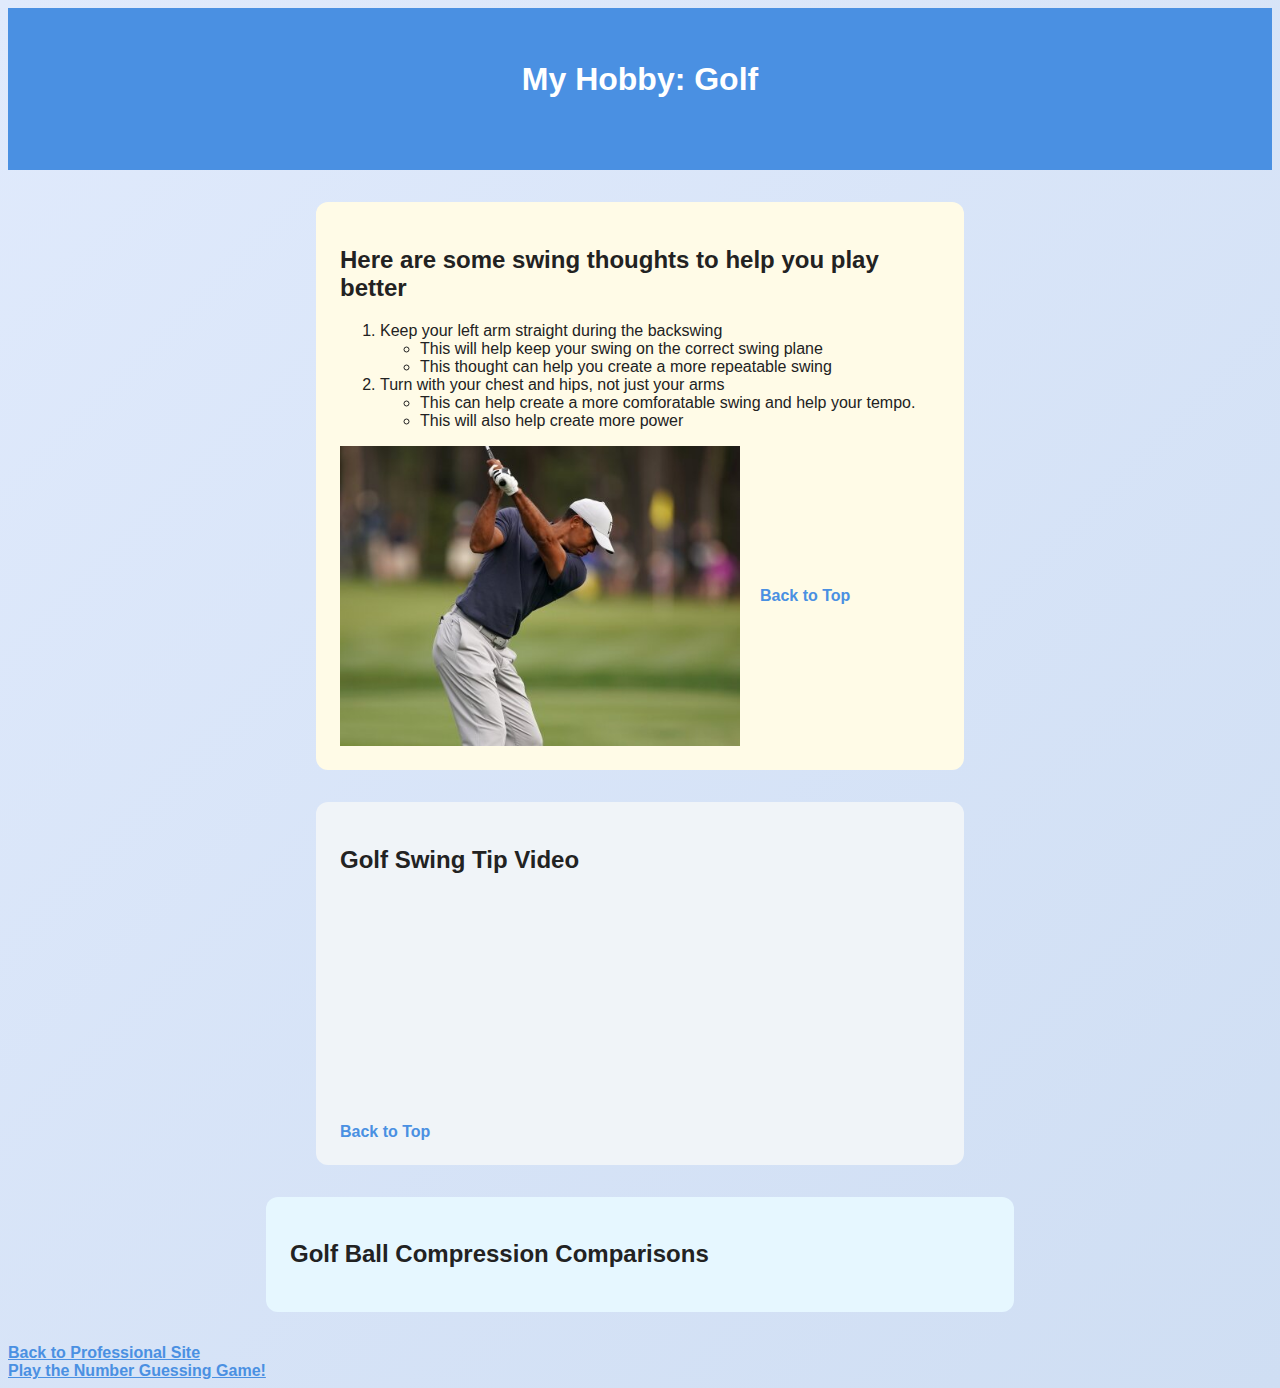
<file: scratch.html>
<!DOCTYPE html>
<html lang="en">

<head>
    <meta charset="UTF-8">
    <title>My Scratch Page: My Hobby</title>
    <link rel="stylesheet" href="css/scratch-style.css">
</head>

<body id="top">
    <div class="header-div">
        <h1>My Hobby: Golf</h1>
        <a href="#gallery">Jump to Gallery</a>
    </div>

    <div class="content-div">
        <h2 id="gallery">Here are some swing thoughts to help you play better</h2>
        <ol>
            <li>Keep your left arm straight during the backswing</li>
            <ul>
                <li>This will help keep your swing on the correct swing plane</li>
                <li>This thought can help you create a more repeatable swing</li>
            </ul>
            </li>
            <li>Turn with your chest and hips, not just your arms</li>
            <ul>
                <li>This can help create a more comforatable swing and help your tempo.</li>
                <li>This will also help create more power</li>
            </ul>
            </li>
        </ol>
        <div class="image-flex">
            <img src="assets/Tiger swing.jpg" alt="My own photo" width="400">
            <a href="#top" class="back-to-top-link">Back to Top</a>
        </div>
    </div>

    <div class="media-div">
        <h2>Golf Swing Tip Video</h2>
        <iframe width="400" height="225" src="https://www.youtube.com/embed/LGtGmRT4v24" title="YouTube video player" frameborder="0" allowfullscreen></iframe>
        <br>
        <a href="#top" class="back-to-top-link">Back to Top</a>
    </div>

    <div class="tableau-div">
        <h2>Golf Ball Compression Comparisons</h2>
        <div class='tableauPlaceholder' id='viz1749750488510' style='position: relative'>
            <noscript>
                <a href='#'>
                    <img alt='COMPARISON TOOL ' src='https://public.tableau.com/static/images/My/MyGolfSpyBallLabGolfBallComparisonTool/COMPARISONTOOL/1_rss.png' style='border: none' />
                </a>
            </noscript>
            <object class='tableauViz' style='display:none;'>
                <param name='host_url' value='https%3A%2F%2Fpublic.tableau.com%2F' />
                <param name='embed_code_version' value='3' />
                <param name='site_root' value='' />
                <param name='name' value='MyGolfSpyBallLabGolfBallComparisonTool/COMPARISONTOOL' />
                <param name='tabs' value='no' />
                <param name='toolbar' value='yes' />
                <param name='static_image' value='https://public.tableau.com/static/images/My/MyGolfSpyBallLabGolfBallComparisonTool/COMPARISONTOOL/1.png' />
                <param name='animate_transition' value='yes' />
                <param name='display_static_image' value='yes' />
                <param name='display_spinner' value='yes' />
                <param name='display_overlay' value='yes' />
                <param name='display_count' value='yes' />
                <param name='language' value='en-US' />
            </object>
        </div>
        <script type='text/javascript'>
            var divElement = document.getElementById('viz1749750488510');
            var vizElement = divElement.getElementsByTagName('object')[0];
            if (divElement.offsetWidth > 800) {
                vizElement.style.width = '700px';
                vizElement.style.height = '500px';
            } else if (divElement.offsetWidth > 500) {
                vizElement.style.width = '700px';
                vizElement.style.height = '500px';
            } else {
                vizElement.style.width = '100%';
                vizElement.style.height = '400px';
            }
            var scriptElement = document.createElement('script');
            scriptElement.src = 'https://public.tableau.com/javascripts/api/viz_v1.js';
            vizElement.parentNode.insertBefore(scriptElement, vizElement);
        </script>
    </div>

    <div class="nav-div">
        <a href="index.html">Back to Professional Site</a>
    </div>
    <div class="bottom-right-link">
        <a href="number-guesser.html">Play the Number Guessing Game!</a>
    </div>
</body>

</html>
</file>
<file: css/scratch-style.css>
body {
    background: linear-gradient(135deg, #e0eafc 0%, #cfdef3 100%);
    font-family: 'Segoe UI', Arial, sans-serif;
    color: #222;
}

.header-div {
    text-align: center;
    padding: 2rem;
    background-color: #4a90e2;
    color: #fff;
}

.content-div {
    margin: 2rem auto;
    padding: 1.5rem;
    background: #fffbe7;
    border-radius: 12px;
    max-width: 600px;
}

.media-div {
    margin: 2rem auto;
    padding: 1.5rem;
    background: #f0f4f8;
    border-radius: 12px;
    max-width: 600px;
}

.tableau-div {
    margin: 2rem auto;
    padding: 1.5rem;
    background: #e6f7ff;
    border-radius: 12px;
    max-width: 700px;
}

a {
    color: #4a90e2;
    font-weight: bold;
}

.video-flex {
    display: flex;
    align-items: center;
    justify-content: center;
    gap: 24px;
    /* space between link and video */
}

.back-to-top-link {
    font-weight: bold;
    color: #4a90e2;
    text-decoration: none;
    margin-right: 12px;
}

.image-flex {
    display: flex;
    align-items: center;
    gap: 20px;
}
</file>
